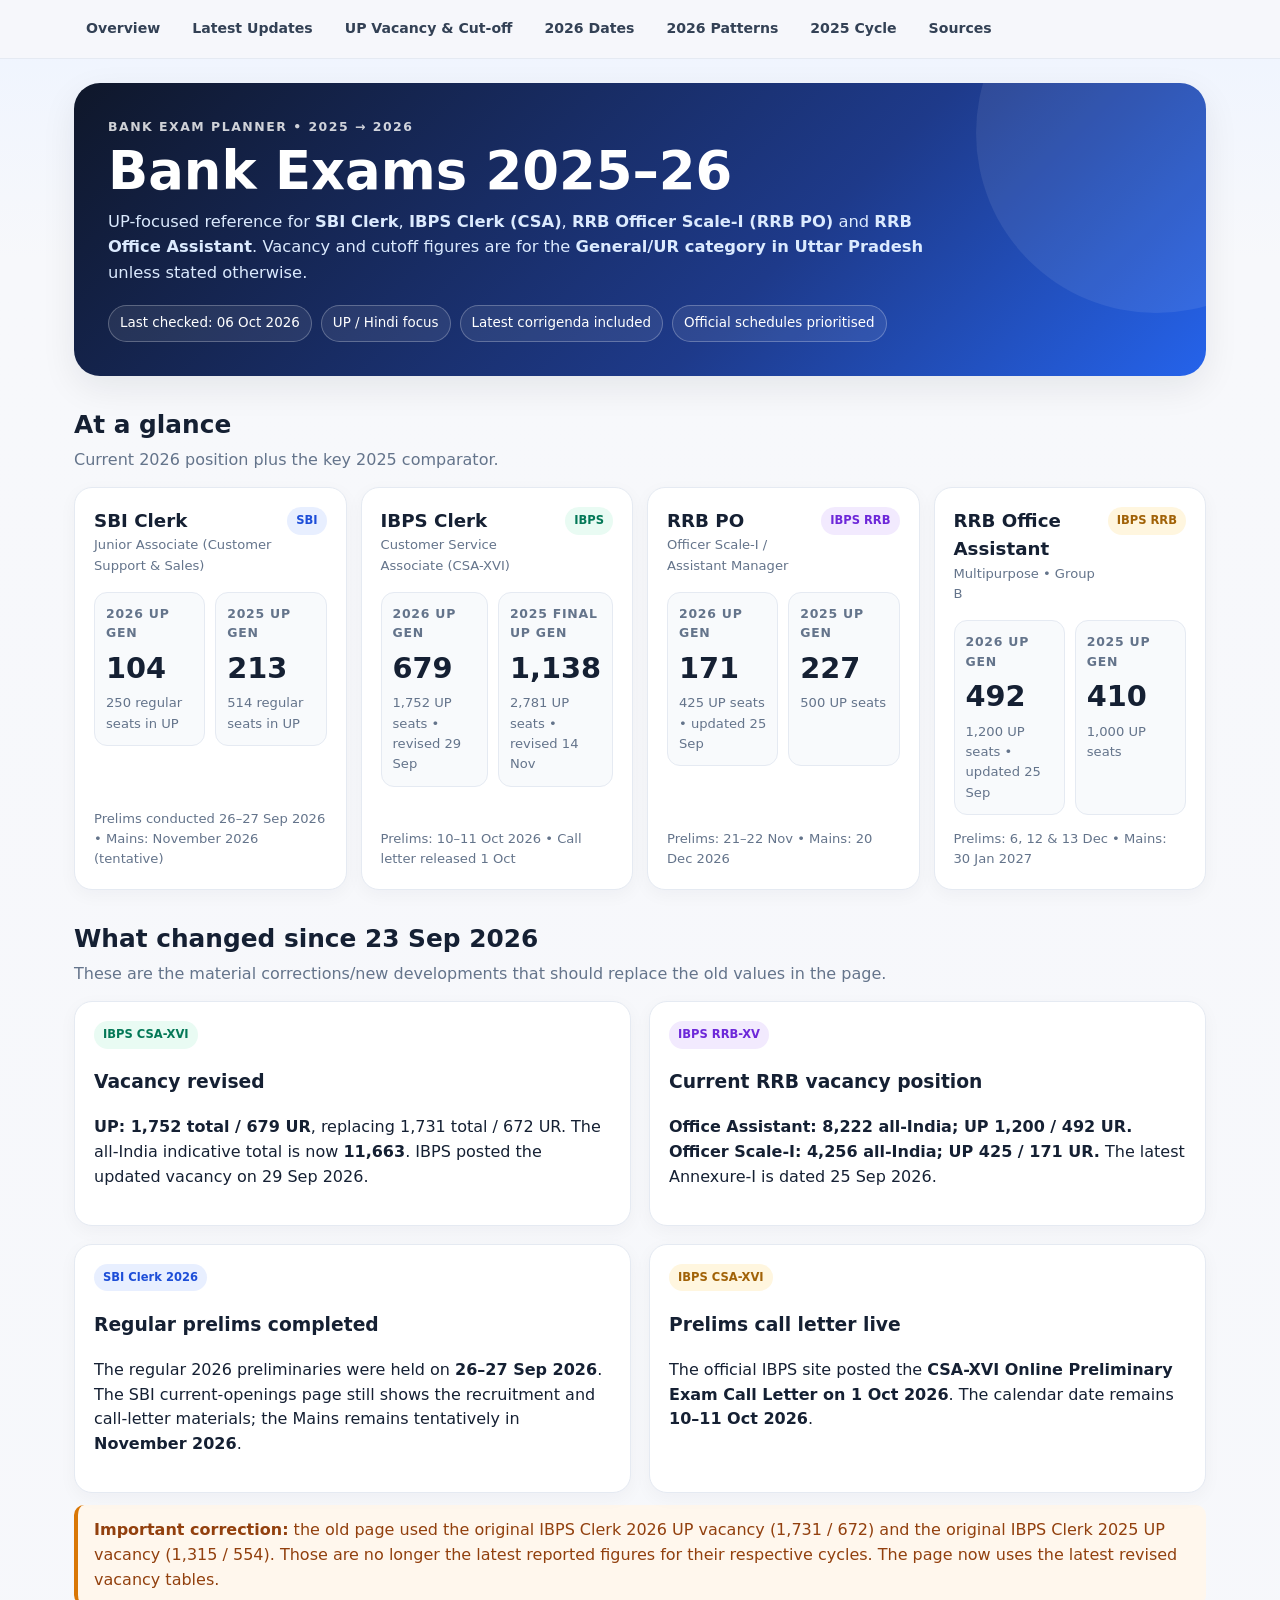
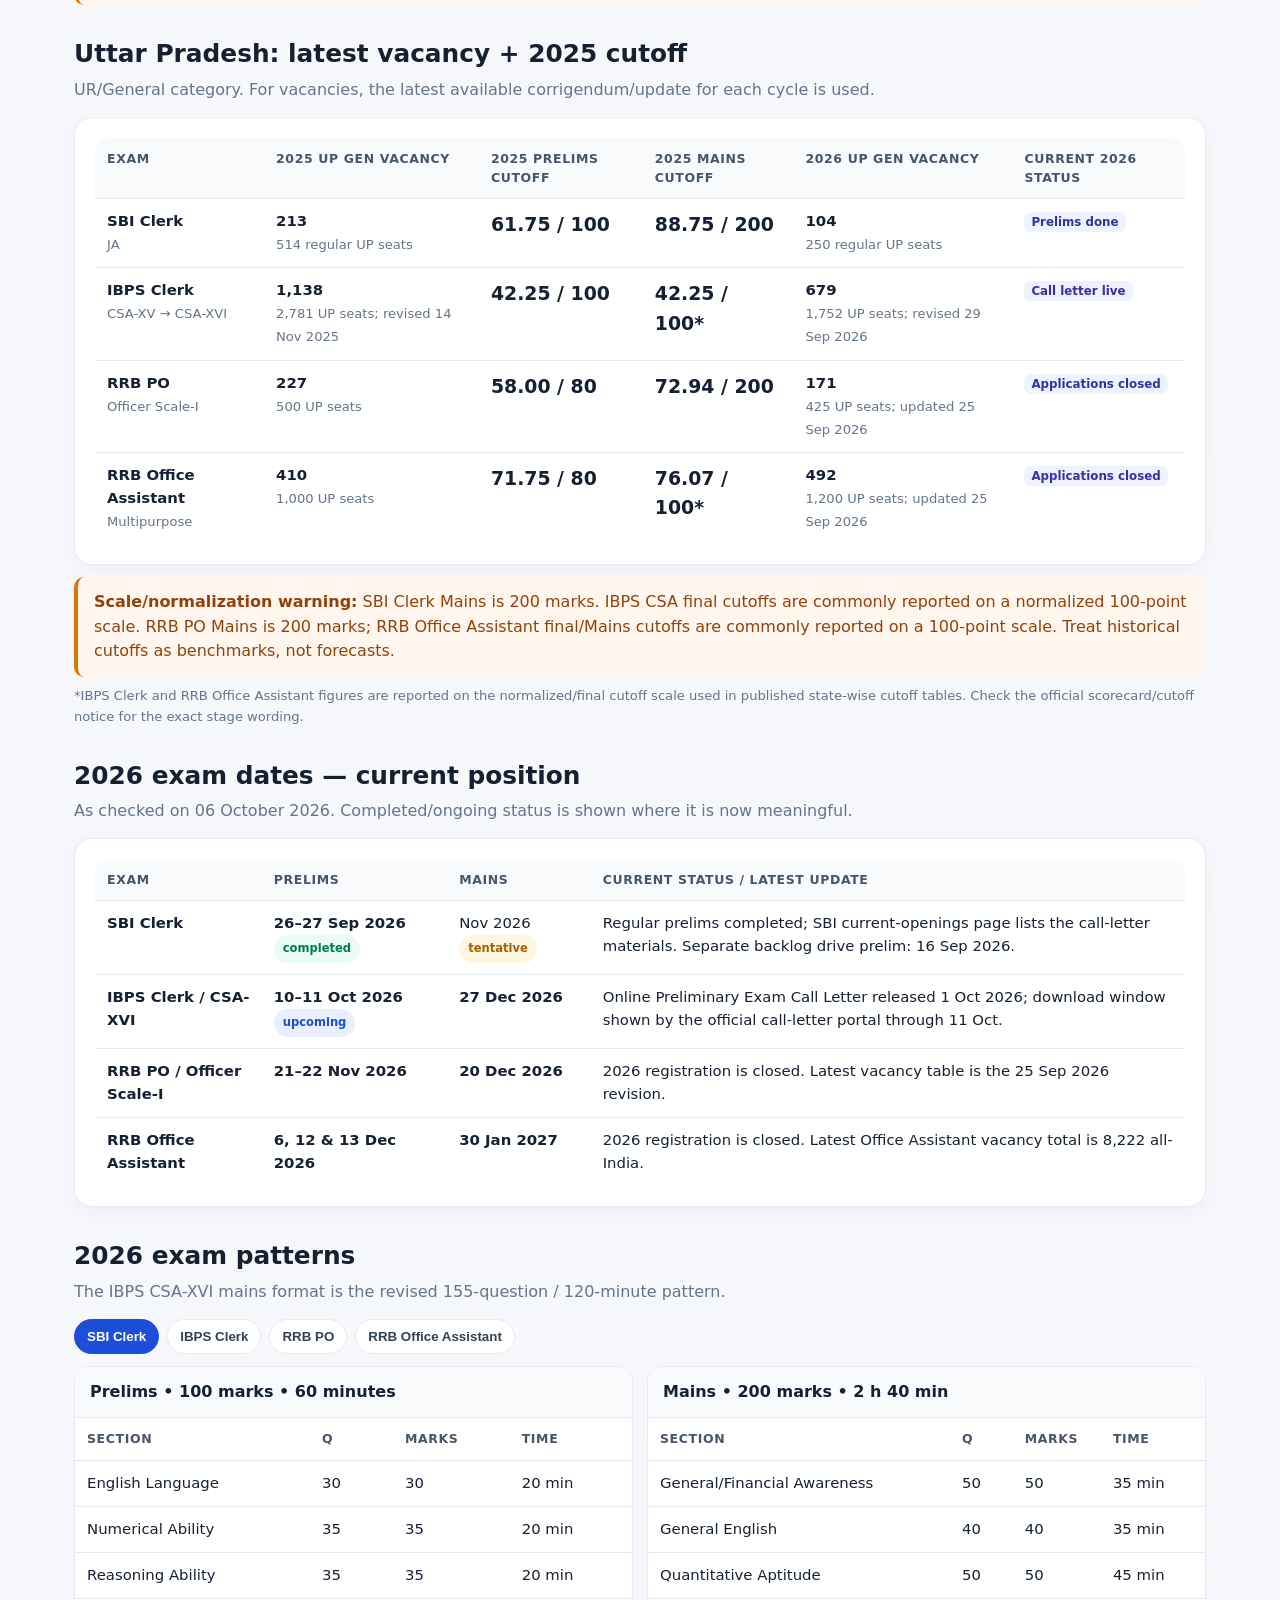
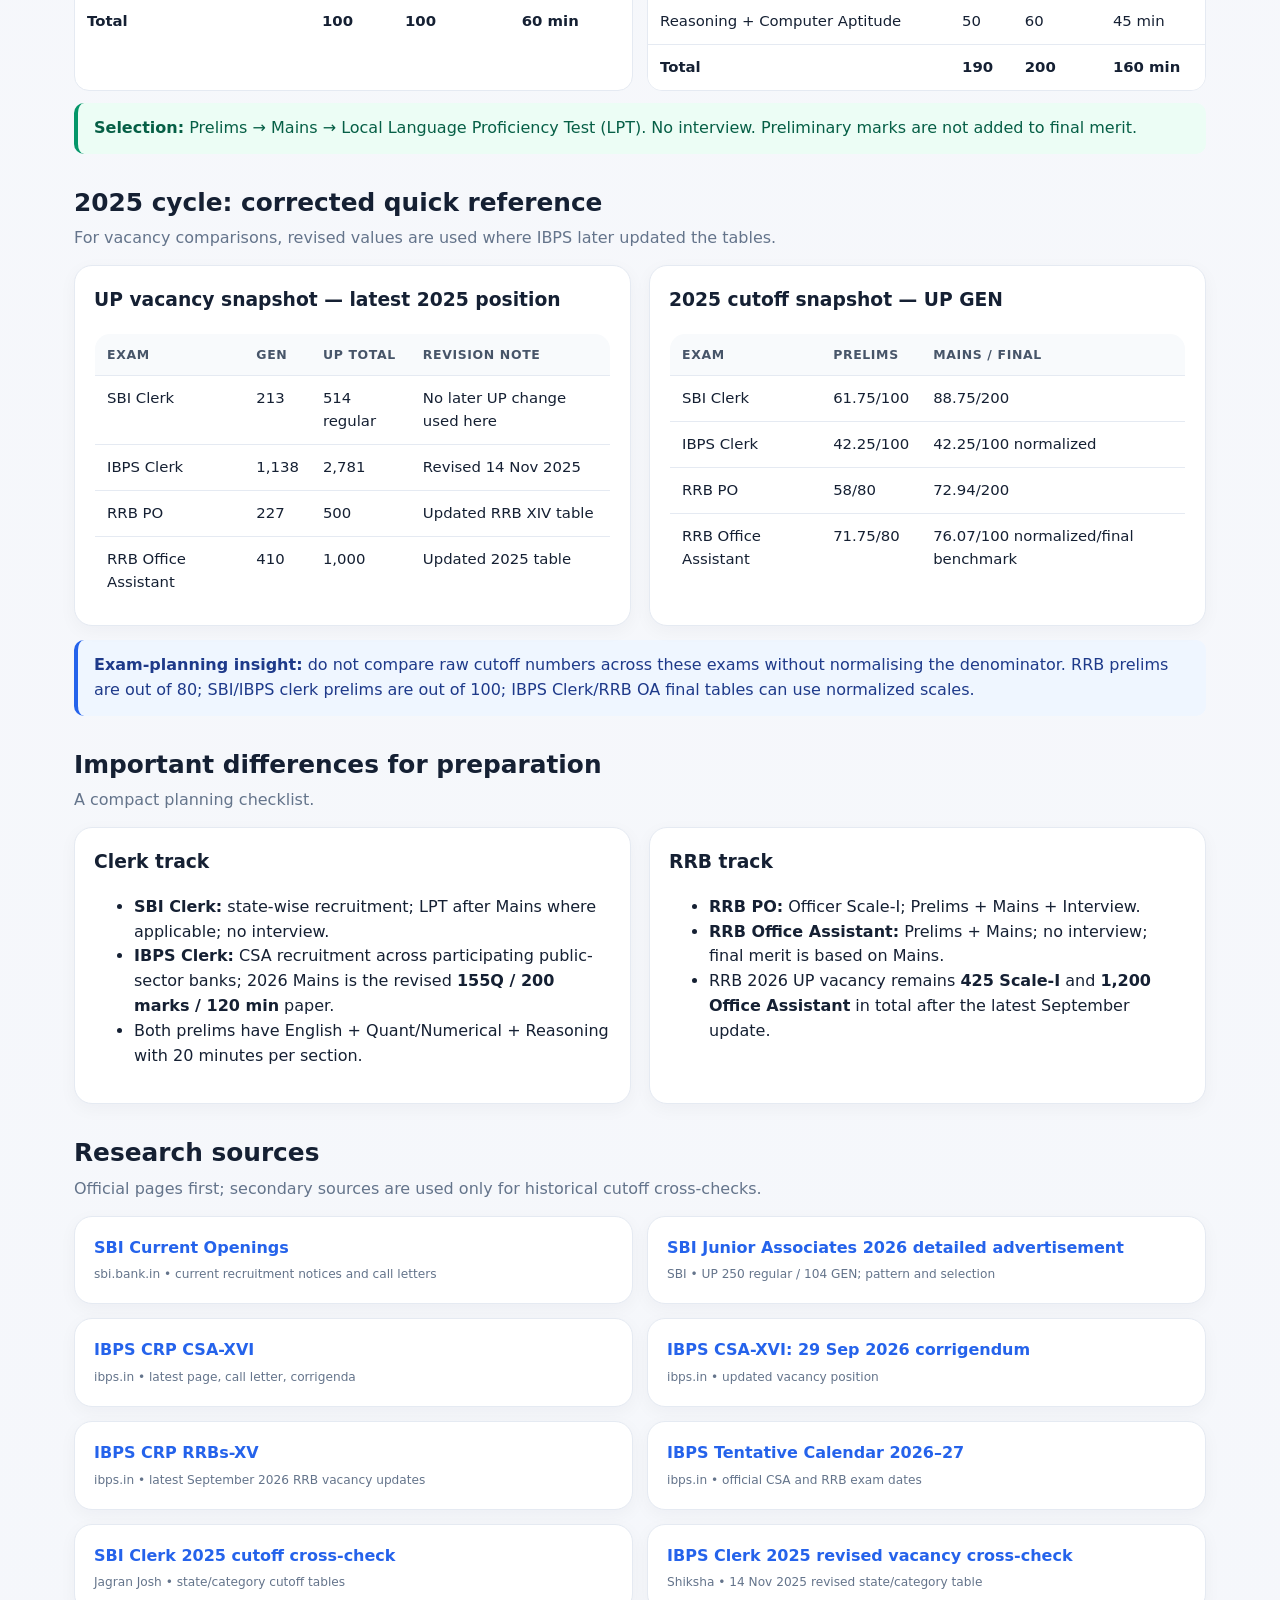
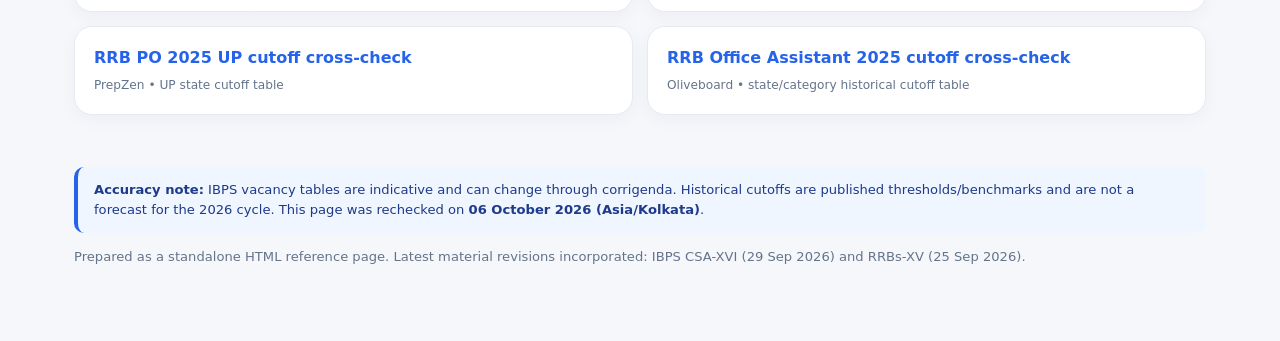
<file: index.html>
<!DOCTYPE html>
<html lang="en">
<head>
<meta charset="utf-8">
<meta name="viewport" content="width=device-width, initial-scale=1">
<meta name="color-scheme" content="light dark">
<title>Bank Exams 2025–26 | Uttar Pradesh Focus</title>
<style>
  :root{
    --bg:#f5f7fb; --panel:#ffffff; --ink:#152033; --muted:#64748b; --line:#e5eaf2;
    --blue:#2563eb; --green:#059669; --amber:#d97706; --purple:#7c3aed; --red:#dc2626;
    --shadow:0 12px 35px rgba(15,23,42,.08); --radius:18px; --max:1180px;
  }
  *{box-sizing:border-box}
  html{scroll-behavior:smooth}
  body{margin:0;font-family:Inter,ui-sans-serif,system-ui,-apple-system,BlinkMacSystemFont,"Segoe UI",sans-serif;
    background:linear-gradient(180deg,#eef4ff 0,#f7f8fb 260px,var(--bg) 100%);color:var(--ink);line-height:1.55}
  a{color:var(--blue);text-decoration:none} a:hover{text-decoration:underline}
  .wrap{max-width:var(--max);margin:auto;padding:24px}
  .hero{background:linear-gradient(135deg,#0f172a 0%,#1e3a8a 62%,#2563eb 100%);color:#fff;border-radius:26px;padding:34px;box-shadow:var(--shadow);overflow:hidden;position:relative}
  .hero:after{content:"";position:absolute;width:360px;height:360px;border-radius:50%;background:rgba(255,255,255,.08);right:-130px;top:-130px}
  .eyebrow{font-size:.78rem;text-transform:uppercase;letter-spacing:.12em;font-weight:800;opacity:.8}
  h1{margin:.35rem 0 .65rem;font-size:clamp(2rem,5vw,3.3rem);line-height:1.08}
  .hero p{max-width:850px;margin:0;color:#dbeafe;font-size:1.02rem}
  .chips{display:flex;flex-wrap:wrap;gap:9px;margin-top:20px}.chip{padding:7px 11px;border:1px solid rgba(255,255,255,.25);border-radius:999px;background:rgba(255,255,255,.08);font-size:.84rem}
  nav{position:sticky;top:0;z-index:50;background:rgba(247,248,251,.9);backdrop-filter:blur(12px);border-bottom:1px solid var(--line)}
  .navin{max-width:var(--max);margin:auto;padding:10px 24px;display:flex;gap:8px;overflow:auto}.navin a{white-space:nowrap;color:#334155;padding:8px 12px;border-radius:999px;font-weight:700;font-size:.88rem}.navin a:hover{background:#eaf0ff;text-decoration:none}
  section{margin:30px 0}.section-head{display:flex;align-items:end;justify-content:space-between;gap:16px;margin-bottom:14px}.section-head h2{font-size:1.55rem;margin:0}.sub{color:var(--muted);margin:4px 0 0}
  .grid{display:grid;grid-template-columns:repeat(4,1fr);gap:14px}.grid2{display:grid;grid-template-columns:repeat(2,1fr);gap:18px}
  .card{background:var(--panel);border:1px solid var(--line);border-radius:var(--radius);padding:19px;box-shadow:0 5px 18px rgba(15,23,42,.04)}
  .kpi{font-size:1.8rem;font-weight:900;margin:3px 0}.label{font-size:.78rem;color:var(--muted);text-transform:uppercase;letter-spacing:.06em;font-weight:800}.tiny{font-size:.82rem;color:var(--muted)}
  .exam-card{display:flex;flex-direction:column;min-height:255px}.exam-top{display:flex;align-items:flex-start;justify-content:space-between;gap:10px}.exam-name{font-weight:900;font-size:1.14rem}
  .badge{display:inline-flex;align-items:center;gap:6px;border-radius:999px;padding:5px 9px;font-size:.72rem;font-weight:800;white-space:nowrap}.b-blue{background:#e8efff;color:#1d4ed8}.b-green{background:#e9fbf3;color:#047857}.b-amber{background:#fff6df;color:#a16207}.b-purple{background:#f2eafe;color:#6d28d9}.b-red{background:#fee2e2;color:#b91c1c}
  .metrics{display:grid;grid-template-columns:1fr 1fr;gap:10px;margin-top:16px}.metric{background:#f8fafc;border:1px solid var(--line);border-radius:13px;padding:11px}
  table{width:100%;border-collapse:collapse;background:var(--panel);border:1px solid var(--line);border-radius:16px;overflow:hidden}th,td{padding:11px 12px;border-bottom:1px solid var(--line);text-align:left;vertical-align:top}th{font-size:.78rem;text-transform:uppercase;letter-spacing:.05em;color:#475569;background:#f8fafc}td{font-size:.93rem}tr:last-child td{border-bottom:0}
  .cutoff{font-weight:900;font-size:1.18rem}.pill{font-size:.74rem;padding:3px 7px;border-radius:7px;background:#eef2ff;color:#3730a3;font-weight:800}
  .note{border-left:4px solid var(--blue);background:#eff6ff;padding:13px 16px;border-radius:10px;color:#1e3a8a}.warn{border-left-color:var(--amber);background:#fff7ed;color:#92400e}.success{border-left-color:var(--green);background:#ecfdf5;color:#065f46}.danger{border-left-color:var(--red);background:#fef2f2;color:#991b1b}
  .tabs{display:flex;flex-wrap:wrap;gap:8px;margin-bottom:12px}.tab{border:1px solid var(--line);background:var(--panel);color:#334155;padding:9px 12px;border-radius:999px;font-weight:800;cursor:pointer}.tab.active{background:#1d4ed8;color:#fff;border-color:#1d4ed8}.tabpanel{display:none}.tabpanel.active{display:block}
  .pattern-grid{display:grid;grid-template-columns:repeat(2,1fr);gap:14px}.stage{border:1px solid var(--line);border-radius:15px;overflow:hidden;background:var(--panel)}.stage-head{padding:13px 15px;background:#f8fafc;font-weight:900;border-bottom:1px solid var(--line)}.stage-body{padding:0}.stage table{border:0;border-radius:0}.stage th{background:#fff}
  .sources{display:grid;grid-template-columns:repeat(2,1fr);gap:14px}.source a{font-weight:800}.source .domain{font-size:.76rem;color:var(--muted);margin-top:5px}
  footer{padding:22px 0 36px;color:var(--muted);font-size:.82rem}.legend{display:flex;flex-wrap:wrap;gap:9px;color:var(--muted);font-size:.8rem}.dot{width:8px;height:8px;border-radius:50%;display:inline-block;margin-right:5px}.d-blue{background:#2563eb}.d-green{background:#059669}.d-amber{background:#d97706}
  @media(max-width:980px){.grid{grid-template-columns:repeat(2,1fr)}.pattern-grid,.sources{grid-template-columns:1fr}}
  @media(max-width:650px){.wrap{padding:15px}.hero{padding:25px 20px;border-radius:20px}.grid,.grid2{grid-template-columns:1fr}h1{font-size:2rem}.navin{padding:9px 15px}th,td{padding:9px 8px;font-size:.83rem}.kpi{font-size:1.55rem}}
  @media(prefers-color-scheme:dark){:root{--bg:#0b1220;--panel:#101827;--ink:#e5e7eb;--muted:#94a3b8;--line:#243145;--shadow:0 12px 35px rgba(0,0,0,.25)}body{background:linear-gradient(180deg,#0e1b38 0,#0b1220 280px)}nav{background:rgba(11,18,32,.88)}.navin a{color:#cbd5e1}.navin a:hover{background:#17233b}th{background:#111c2d;color:#b8c4d5}.metric{background:#0d1625}.stage-head{background:#111c2d}.stage th{background:#101827}.note{background:#0b203c;color:#bfdbfe}.warn{background:#261a08;color:#fed7aa}.success{background:#09251c;color:#a7f3d0}.danger{background:#2a0f12;color:#fecaca}.tab{color:#dbeafe}}
  @media print{nav,.tabs{display:none!important}.hero{box-shadow:none}.card,table{box-shadow:none}body{background:#fff}.wrap{max-width:none}}
</style>
</head>
<body>
<nav><div class="navin">
  <a href="#overview">Overview</a><a href="#updates">Latest Updates</a><a href="#up">UP Vacancy & Cut-off</a><a href="#dates">2026 Dates</a><a href="#patterns">2026 Patterns</a><a href="#cycle25">2025 Cycle</a><a href="#sources">Sources</a>
</div></nav>

<div class="wrap">
<header class="hero">
  <div class="eyebrow">Bank Exam Planner • 2025 → 2026</div>
  <h1>Bank Exams 2025–26</h1>
  <p>UP-focused reference for <b>SBI Clerk</b>, <b>IBPS Clerk (CSA)</b>, <b>RRB Officer Scale-I (RRB PO)</b> and <b>RRB Office Assistant</b>. Vacancy and cutoff figures are for the <b>General/UR category in Uttar Pradesh</b> unless stated otherwise.</p>
  <div class="chips">
    <span class="chip">Last checked: 06 Oct 2026</span>
    <span class="chip">UP / Hindi focus</span>
    <span class="chip">Latest corrigenda included</span>
    <span class="chip">Official schedules prioritised</span>
  </div>
</header>

<section id="overview">
  <div class="section-head"><div><h2>At a glance</h2><p class="sub">Current 2026 position plus the key 2025 comparator.</p></div></div>
  <div class="grid">
    <div class="card exam-card">
      <div class="exam-top"><div><div class="exam-name">SBI Clerk</div><div class="tiny">Junior Associate (Customer Support & Sales)</div></div><span class="badge b-blue">SBI</span></div>
      <div class="metrics">
        <div class="metric"><div class="label">2026 UP GEN</div><div class="kpi">104</div><div class="tiny">250 regular seats in UP</div></div>
        <div class="metric"><div class="label">2025 UP GEN</div><div class="kpi">213</div><div class="tiny">514 regular seats in UP</div></div>
      </div>
      <div class="tiny" style="margin-top:auto;padding-top:14px">Prelims conducted 26–27 Sep 2026 • Mains: November 2026 (tentative)</div>
    </div>
    <div class="card exam-card">
      <div class="exam-top"><div><div class="exam-name">IBPS Clerk</div><div class="tiny">Customer Service Associate (CSA-XVI)</div></div><span class="badge b-green">IBPS</span></div>
      <div class="metrics">
        <div class="metric"><div class="label">2026 UP GEN</div><div class="kpi">679</div><div class="tiny">1,752 UP seats • revised 29 Sep</div></div>
        <div class="metric"><div class="label">2025 FINAL UP GEN</div><div class="kpi">1,138</div><div class="tiny">2,781 UP seats • revised 14 Nov</div></div>
      </div>
      <div class="tiny" style="margin-top:auto;padding-top:14px">Prelims: 10–11 Oct 2026 • Call letter released 1 Oct</div>
    </div>
    <div class="card exam-card">
      <div class="exam-top"><div><div class="exam-name">RRB PO</div><div class="tiny">Officer Scale-I / Assistant Manager</div></div><span class="badge b-purple">IBPS RRB</span></div>
      <div class="metrics">
        <div class="metric"><div class="label">2026 UP GEN</div><div class="kpi">171</div><div class="tiny">425 UP seats • updated 25 Sep</div></div>
        <div class="metric"><div class="label">2025 UP GEN</div><div class="kpi">227</div><div class="tiny">500 UP seats</div></div>
      </div>
      <div class="tiny" style="margin-top:auto;padding-top:14px">Prelims: 21–22 Nov • Mains: 20 Dec 2026</div>
    </div>
    <div class="card exam-card">
      <div class="exam-top"><div><div class="exam-name">RRB Office Assistant</div><div class="tiny">Multipurpose • Group B</div></div><span class="badge b-amber">IBPS RRB</span></div>
      <div class="metrics">
        <div class="metric"><div class="label">2026 UP GEN</div><div class="kpi">492</div><div class="tiny">1,200 UP seats • updated 25 Sep</div></div>
        <div class="metric"><div class="label">2025 UP GEN</div><div class="kpi">410</div><div class="tiny">1,000 UP seats</div></div>
      </div>
      <div class="tiny" style="margin-top:auto;padding-top:14px">Prelims: 6, 12 & 13 Dec • Mains: 30 Jan 2027</div>
    </div>
  </div>
</section>

<section id="updates">
  <div class="section-head"><div><h2>What changed since 23 Sep 2026</h2><p class="sub">These are the material corrections/new developments that should replace the old values in the page.</p></div></div>
  <div class="grid2">
    <div class="card"><div class="badge b-green">IBPS CSA-XVI</div><h3>Vacancy revised</h3><p><b>UP: 1,752 total / 679 UR</b>, replacing 1,731 total / 672 UR. The all-India indicative total is now <b>11,663</b>. IBPS posted the updated vacancy on 29 Sep 2026.</p></div>
    <div class="card"><div class="badge b-purple">IBPS RRB-XV</div><h3>Current RRB vacancy position</h3><p><b>Office Assistant: 8,222 all-India; UP 1,200 / 492 UR.</b> <b>Officer Scale-I: 4,256 all-India; UP 425 / 171 UR.</b> The latest Annexure-I is dated 25 Sep 2026.</p></div>
    <div class="card"><div class="badge b-blue">SBI Clerk 2026</div><h3>Regular prelims completed</h3><p>The regular 2026 preliminaries were held on <b>26–27 Sep 2026</b>. The SBI current-openings page still shows the recruitment and call-letter materials; the Mains remains tentatively in <b>November 2026</b>.</p></div>
    <div class="card"><div class="badge b-amber">IBPS CSA-XVI</div><h3>Prelims call letter live</h3><p>The official IBPS site posted the <b>CSA-XVI Online Preliminary Exam Call Letter on 1 Oct 2026</b>. The calendar date remains <b>10–11 Oct 2026</b>.</p></div>
  </div>
  <div class="note warn" style="margin-top:12px"><b>Important correction:</b> the old page used the original IBPS Clerk 2026 UP vacancy (1,731 / 672) and the original IBPS Clerk 2025 UP vacancy (1,315 / 554). Those are no longer the latest reported figures for their respective cycles. The page now uses the latest revised vacancy tables.</div>
</section>

<section id="up">
  <div class="section-head"><div><h2>Uttar Pradesh: latest vacancy + 2025 cutoff</h2><p class="sub">UR/General category. For vacancies, the latest available corrigendum/update for each cycle is used.</p></div></div>
  <div class="card" style="overflow:auto">
    <table>
      <thead><tr><th>Exam</th><th>2025 UP GEN vacancy</th><th>2025 Prelims cutoff</th><th>2025 Mains cutoff</th><th>2026 UP GEN vacancy</th><th>Current 2026 status</th></tr></thead>
      <tbody>
        <tr><td><b>SBI Clerk</b><br><span class="tiny">JA</span></td><td><b>213</b><br><span class="tiny">514 regular UP seats</span></td><td><span class="cutoff">61.75 / 100</span></td><td><span class="cutoff">88.75 / 200</span></td><td><b>104</b><br><span class="tiny">250 regular UP seats</span></td><td><span class="pill">Prelims done</span></td></tr>
        <tr><td><b>IBPS Clerk</b><br><span class="tiny">CSA-XV → CSA-XVI</span></td><td><b>1,138</b><br><span class="tiny">2,781 UP seats; revised 14 Nov 2025</span></td><td><span class="cutoff">42.25 / 100</span></td><td><span class="cutoff">42.25 / 100*</span></td><td><b>679</b><br><span class="tiny">1,752 UP seats; revised 29 Sep 2026</span></td><td><span class="pill">Call letter live</span></td></tr>
        <tr><td><b>RRB PO</b><br><span class="tiny">Officer Scale-I</span></td><td><b>227</b><br><span class="tiny">500 UP seats</span></td><td><span class="cutoff">58.00 / 80</span></td><td><span class="cutoff">72.94 / 200</span></td><td><b>171</b><br><span class="tiny">425 UP seats; updated 25 Sep 2026</span></td><td><span class="pill">Applications closed</span></td></tr>
        <tr><td><b>RRB Office Assistant</b><br><span class="tiny">Multipurpose</span></td><td><b>410</b><br><span class="tiny">1,000 UP seats</span></td><td><span class="cutoff">71.75 / 80</span></td><td><span class="cutoff">76.07 / 100*</span></td><td><b>492</b><br><span class="tiny">1,200 UP seats; updated 25 Sep 2026</span></td><td><span class="pill">Applications closed</span></td></tr>
      </tbody>
    </table>
  </div>
  <div class="note warn" style="margin-top:12px"><b>Scale/normalization warning:</b> SBI Clerk Mains is 200 marks. IBPS CSA final cutoffs are commonly reported on a normalized 100-point scale. RRB PO Mains is 200 marks; RRB Office Assistant final/Mains cutoffs are commonly reported on a 100-point scale. Treat historical cutoffs as benchmarks, not forecasts.</div>
  <div class="tiny" style="margin-top:9px">*IBPS Clerk and RRB Office Assistant figures are reported on the normalized/final cutoff scale used in published state-wise cutoff tables. Check the official scorecard/cutoff notice for the exact stage wording.</div>
</section>

<section id="dates">
  <div class="section-head"><div><h2>2026 exam dates — current position</h2><p class="sub">As checked on 06 October 2026. Completed/ongoing status is shown where it is now meaningful.</p></div></div>
  <div class="card" style="overflow:auto">
    <table>
      <thead><tr><th>Exam</th><th>Prelims</th><th>Mains</th><th>Current status / latest update</th></tr></thead>
      <tbody>
        <tr><td><b>SBI Clerk</b></td><td><b>26–27 Sep 2026</b> <span class="badge b-green">completed</span></td><td>Nov 2026 <span class="badge b-amber">tentative</span></td><td>Regular prelims completed; SBI current-openings page lists the call-letter materials. Separate backlog drive prelim: 16 Sep 2026.</td></tr>
        <tr><td><b>IBPS Clerk / CSA-XVI</b></td><td><b>10–11 Oct 2026</b> <span class="badge b-blue">upcoming</span></td><td><b>27 Dec 2026</b></td><td>Online Preliminary Exam Call Letter released 1 Oct 2026; download window shown by the official call-letter portal through 11 Oct.</td></tr>
        <tr><td><b>RRB PO / Officer Scale-I</b></td><td><b>21–22 Nov 2026</b></td><td><b>20 Dec 2026</b></td><td>2026 registration is closed. Latest vacancy table is the 25 Sep 2026 revision.</td></tr>
        <tr><td><b>RRB Office Assistant</b></td><td><b>6, 12 & 13 Dec 2026</b></td><td><b>30 Jan 2027</b></td><td>2026 registration is closed. Latest Office Assistant vacancy total is 8,222 all-India.</td></tr>
      </tbody>
    </table>
  </div>
</section>

<section id="patterns">
  <div class="section-head"><div><h2>2026 exam patterns</h2><p class="sub">The IBPS CSA-XVI mains format is the revised 155-question / 120-minute pattern.</p></div></div>
  <div class="tabs" role="tablist">
    <button class="tab active" data-tab="sbi">SBI Clerk</button><button class="tab" data-tab="ibps">IBPS Clerk</button><button class="tab" data-tab="rrbpo">RRB PO</button><button class="tab" data-tab="rrboa">RRB Office Assistant</button>
  </div>

  <div class="tabpanel active" id="tab-sbi"><div class="pattern-grid">
    <div class="stage"><div class="stage-head">Prelims • 100 marks • 60 minutes</div><div class="stage-body"><table><tr><th>Section</th><th>Q</th><th>Marks</th><th>Time</th></tr><tr><td>English Language</td><td>30</td><td>30</td><td>20 min</td></tr><tr><td>Numerical Ability</td><td>35</td><td>35</td><td>20 min</td></tr><tr><td>Reasoning Ability</td><td>35</td><td>35</td><td>20 min</td></tr><tr><td><b>Total</b></td><td><b>100</b></td><td><b>100</b></td><td><b>60 min</b></td></tr></table></div></div>
    <div class="stage"><div class="stage-head">Mains • 200 marks • 2 h 40 min</div><div class="stage-body"><table><tr><th>Section</th><th>Q</th><th>Marks</th><th>Time</th></tr><tr><td>General/Financial Awareness</td><td>50</td><td>50</td><td>35 min</td></tr><tr><td>General English</td><td>40</td><td>40</td><td>35 min</td></tr><tr><td>Quantitative Aptitude</td><td>50</td><td>50</td><td>45 min</td></tr><tr><td>Reasoning + Computer Aptitude</td><td>50</td><td>60</td><td>45 min</td></tr><tr><td><b>Total</b></td><td><b>190</b></td><td><b>200</b></td><td><b>160 min</b></td></tr></table></div></div>
  </div><div class="note success" style="margin-top:12px"><b>Selection:</b> Prelims → Mains → Local Language Proficiency Test (LPT). No interview. Preliminary marks are not added to final merit.</div></div>

  <div class="tabpanel" id="tab-ibps"><div class="pattern-grid">
    <div class="stage"><div class="stage-head">Prelims • 100 marks • 60 minutes</div><div class="stage-body"><table><tr><th>Section</th><th>Q</th><th>Marks</th><th>Time</th></tr><tr><td>English Language</td><td>30</td><td>30</td><td>20 min</td></tr><tr><td>Numerical Ability</td><td>35</td><td>35</td><td>20 min</td></tr><tr><td>Reasoning Ability</td><td>35</td><td>35</td><td>20 min</td></tr><tr><td><b>Total</b></td><td><b>100</b></td><td><b>100</b></td><td><b>60 min</b></td></tr></table></div></div>
    <div class="stage"><div class="stage-head">Mains • 200 marks • 120 minutes • 155 questions</div><div class="stage-body"><table><tr><th>Section</th><th>Q</th><th>Marks</th><th>Time</th></tr><tr><td>Reasoning Ability + Computer Aptitude</td><td>40</td><td>60</td><td>35 min</td></tr><tr><td>English Language</td><td>40</td><td>40</td><td>35 min</td></tr><tr><td>Quantitative Aptitude</td><td>35</td><td>50</td><td>30 min</td></tr><tr><td>General/Financial Awareness</td><td>40</td><td>50</td><td>20 min</td></tr><tr><td><b>Total</b></td><td><b>155</b></td><td><b>200</b></td><td><b>120 min</b></td></tr></table></div></div>
  </div><div class="note success" style="margin-top:12px"><b>Selection:</b> Prelims → Mains → provisional allotment/LLPT where applicable. No interview for CSA.</div></div>

  <div class="tabpanel" id="tab-rrbpo"><div class="pattern-grid">
    <div class="stage"><div class="stage-head">Prelims • 80 marks • 45 minutes</div><div class="stage-body"><table><tr><th>Section</th><th>Q</th><th>Marks</th><th>Time</th></tr><tr><td>Reasoning</td><td>40</td><td>40</td><td>25 min</td></tr><tr><td>Quantitative Aptitude</td><td>40</td><td>40</td><td>20 min</td></tr><tr><td><b>Total</b></td><td><b>80</b></td><td><b>80</b></td><td><b>45 min</b></td></tr></table></div></div>
    <div class="stage"><div class="stage-head">Mains • 200 marks • 120 minutes</div><div class="stage-body"><table><tr><th>Section</th><th>Q</th><th>Marks</th></tr><tr><td>Reasoning</td><td>40</td><td>50</td></tr><tr><td>Computer Knowledge</td><td>40</td><td>20</td></tr><tr><td>General Awareness</td><td>40</td><td>40</td></tr><tr><td>English <i>or</i> Hindi Language</td><td>40</td><td>40</td></tr><tr><td>Quantitative Aptitude</td><td>40</td><td>50</td></tr><tr><td><b>Total</b></td><td><b>200</b></td><td><b>200</b></td></tr></table></div></div>
  </div><div class="note warn" style="margin-top:12px"><b>Selection:</b> Prelims → Mains → Common Interview → provisional allotment. Final merit follows the prescribed Mains + Interview weighting.</div></div>

  <div class="tabpanel" id="tab-rrboa"><div class="pattern-grid">
    <div class="stage"><div class="stage-head">Prelims • 80 marks • 45 minutes</div><div class="stage-body"><table><tr><th>Section</th><th>Q</th><th>Marks</th><th>Time</th></tr><tr><td>Reasoning</td><td>40</td><td>40</td><td>25 min</td></tr><tr><td>Numerical Ability</td><td>40</td><td>40</td><td>20 min</td></tr><tr><td><b>Total</b></td><td><b>80</b></td><td><b>80</b></td><td><b>45 min</b></td></tr></table></div></div>
    <div class="stage"><div class="stage-head">Mains • 200 marks • 120 minutes</div><div class="stage-body"><table><tr><th>Section</th><th>Q</th><th>Marks</th><th>Time</th></tr><tr><td>Reasoning</td><td>40</td><td>50</td><td>30 min</td></tr><tr><td>Computer Knowledge</td><td>40</td><td>20</td><td>15 min</td></tr><tr><td>General Awareness</td><td>40</td><td>40</td><td>15 min</td></tr><tr><td>English <i>or</i> Hindi Language</td><td>40</td><td>40</td><td>30 min</td></tr><tr><td>Numerical Ability</td><td>40</td><td>50</td><td>30 min</td></tr><tr><td><b>Total</b></td><td><b>200</b></td><td><b>200</b></td><td><b>120 min</b></td></tr></table></div></div>
  </div><div class="note success" style="margin-top:12px"><b>Selection:</b> Prelims → Mains → provisional allotment. No interview; final merit is based on Mains.</div></div>
</section>

<section id="cycle25">
  <div class="section-head"><div><h2>2025 cycle: corrected quick reference</h2><p class="sub">For vacancy comparisons, revised values are used where IBPS later updated the tables.</p></div></div>
  <div class="grid2">
    <div class="card"><h3 style="margin-top:0">UP vacancy snapshot — latest 2025 position</h3><table><tr><th>Exam</th><th>GEN</th><th>UP total</th><th>Revision note</th></tr>
      <tr><td>SBI Clerk</td><td>213</td><td>514 regular</td><td>No later UP change used here</td></tr>
      <tr><td>IBPS Clerk</td><td>1,138</td><td>2,781</td><td>Revised 14 Nov 2025</td></tr>
      <tr><td>RRB PO</td><td>227</td><td>500</td><td>Updated RRB XIV table</td></tr>
      <tr><td>RRB Office Assistant</td><td>410</td><td>1,000</td><td>Updated 2025 table</td></tr>
    </table></div>
    <div class="card"><h3 style="margin-top:0">2025 cutoff snapshot — UP GEN</h3><table><tr><th>Exam</th><th>Prelims</th><th>Mains / final</th></tr>
      <tr><td>SBI Clerk</td><td>61.75/100</td><td>88.75/200</td></tr>
      <tr><td>IBPS Clerk</td><td>42.25/100</td><td>42.25/100 normalized</td></tr>
      <tr><td>RRB PO</td><td>58/80</td><td>72.94/200</td></tr>
      <tr><td>RRB Office Assistant</td><td>71.75/80</td><td>76.07/100 normalized/final benchmark</td></tr>
    </table></div>
  </div>
  <div class="note" style="margin-top:14px"><b>Exam-planning insight:</b> do not compare raw cutoff numbers across these exams without normalising the denominator. RRB prelims are out of 80; SBI/IBPS clerk prelims are out of 100; IBPS Clerk/RRB OA final tables can use normalized scales.</div>
</section>

<section>
  <div class="section-head"><div><h2>Important differences for preparation</h2><p class="sub">A compact planning checklist.</p></div></div>
  <div class="grid2">
    <div class="card"><h3 style="margin-top:0">Clerk track</h3><ul>
      <li><b>SBI Clerk:</b> state-wise recruitment; LPT after Mains where applicable; no interview.</li>
      <li><b>IBPS Clerk:</b> CSA recruitment across participating public-sector banks; 2026 Mains is the revised <b>155Q / 200 marks / 120 min</b> paper.</li>
      <li>Both prelims have English + Quant/Numerical + Reasoning with 20 minutes per section.</li>
    </ul></div>
    <div class="card"><h3 style="margin-top:0">RRB track</h3><ul>
      <li><b>RRB PO:</b> Officer Scale-I; Prelims + Mains + Interview.</li>
      <li><b>RRB Office Assistant:</b> Prelims + Mains; no interview; final merit is based on Mains.</li>
      <li>RRB 2026 UP vacancy remains <b>425 Scale-I</b> and <b>1,200 Office Assistant</b> in total after the latest September update.</li>
    </ul></div>
  </div>
</section>

<section id="sources">
  <div class="section-head"><div><h2>Research sources</h2><p class="sub">Official pages first; secondary sources are used only for historical cutoff cross-checks.</p></div></div>
  <div class="sources">
    <div class="card source"><a href="https://sbi.bank.in/web/careers/current-openings" target="_blank" rel="noopener">SBI Current Openings</a><div class="domain">sbi.bank.in • current recruitment notices and call letters</div></div>
    <div class="card source"><a href="https://sbi.bank.in/webfiles/uploads/files_2627/08/JA_2026_Detailed_Advt_Eng.pdf" target="_blank" rel="noopener">SBI Junior Associates 2026 detailed advertisement</a><div class="domain">SBI • UP 250 regular / 104 GEN; pattern and selection</div></div>
    <div class="card source"><a href="https://www.ibps.in/index.php/clerical-cadre-xvi/" target="_blank" rel="noopener">IBPS CRP CSA-XVI</a><div class="domain">ibps.in • latest page, call letter, corrigenda</div></div>
    <div class="card source"><a href="https://www.ibps.in/index.php/corrigendum-dated-29-09-2026-in-connection-with-crp-csa-xvi/" target="_blank" rel="noopener">IBPS CSA-XVI: 29 Sep 2026 corrigendum</a><div class="domain">ibps.in • updated vacancy position</div></div>
    <div class="card source"><a href="https://www.ibps.in/index.php/rural-bank-xv/" target="_blank" rel="noopener">IBPS CRP RRBs-XV</a><div class="domain">ibps.in • latest September 2026 RRB vacancy updates</div></div>
    <div class="card source"><a href="https://www.ibps.in/wp-content/uploads/IBPS_CALENDAR_2026-27_final.pdf" target="_blank" rel="noopener">IBPS Tentative Calendar 2026–27</a><div class="domain">ibps.in • official CSA and RRB exam dates</div></div>
    <div class="card source"><a href="https://orgusjosh3091.jagranjosh.com/articles/sbi-clerk-cut-off-2026-check-previous-year-state-wise-and-category-wise-cut-off-marks-here-1800015234-1" target="_blank" rel="noopener">SBI Clerk 2025 cutoff cross-check</a><div class="domain">Jagran Josh • state/category cutoff tables</div></div>
    <div class="card source"><a href="https://www.shiksha.com/news/sarkari-exams-ibps-clerk-vacancies-2025-revised-check-details-here-blogId-213690" target="_blank" rel="noopener">IBPS Clerk 2025 revised vacancy cross-check</a><div class="domain">Shiksha • 14 Nov 2025 revised state/category table</div></div>
    <div class="card source"><a href="https://prepzen.in/cut-off/ibps-rrb-po/uttar-pradesh/" target="_blank" rel="noopener">RRB PO 2025 UP cutoff cross-check</a><div class="domain">PrepZen • UP state cutoff table</div></div>
    <div class="card source"><a href="https://www.oliveboard.in/ibps-rrb-clerk-cut-off/" target="_blank" rel="noopener">RRB Office Assistant 2025 cutoff cross-check</a><div class="domain">Oliveboard • state/category historical cutoff table</div></div>
  </div>
</section>

<footer>
  <div class="note"><b>Accuracy note:</b> IBPS vacancy tables are indicative and can change through corrigenda. Historical cutoffs are published thresholds/benchmarks and are not a forecast for the 2026 cycle. This page was rechecked on <b>06 October 2026 (Asia/Kolkata)</b>.</div>
  <p style="margin-top:14px">Prepared as a standalone HTML reference page. Latest material revisions incorporated: IBPS CSA-XVI (29 Sep 2026) and RRBs-XV (25 Sep 2026).</p>
</footer>
</div>

<script>
  document.querySelectorAll('.tab').forEach(btn=>{
    btn.addEventListener('click',()=>{
      document.querySelectorAll('.tab').forEach(b=>b.classList.remove('active'));
      document.querySelectorAll('.tabpanel').forEach(p=>p.classList.remove('active'));
      btn.classList.add('active');
      document.getElementById('tab-'+btn.dataset.tab).classList.add('active');
    });
  });
</script>
</body>
</html>
</file>
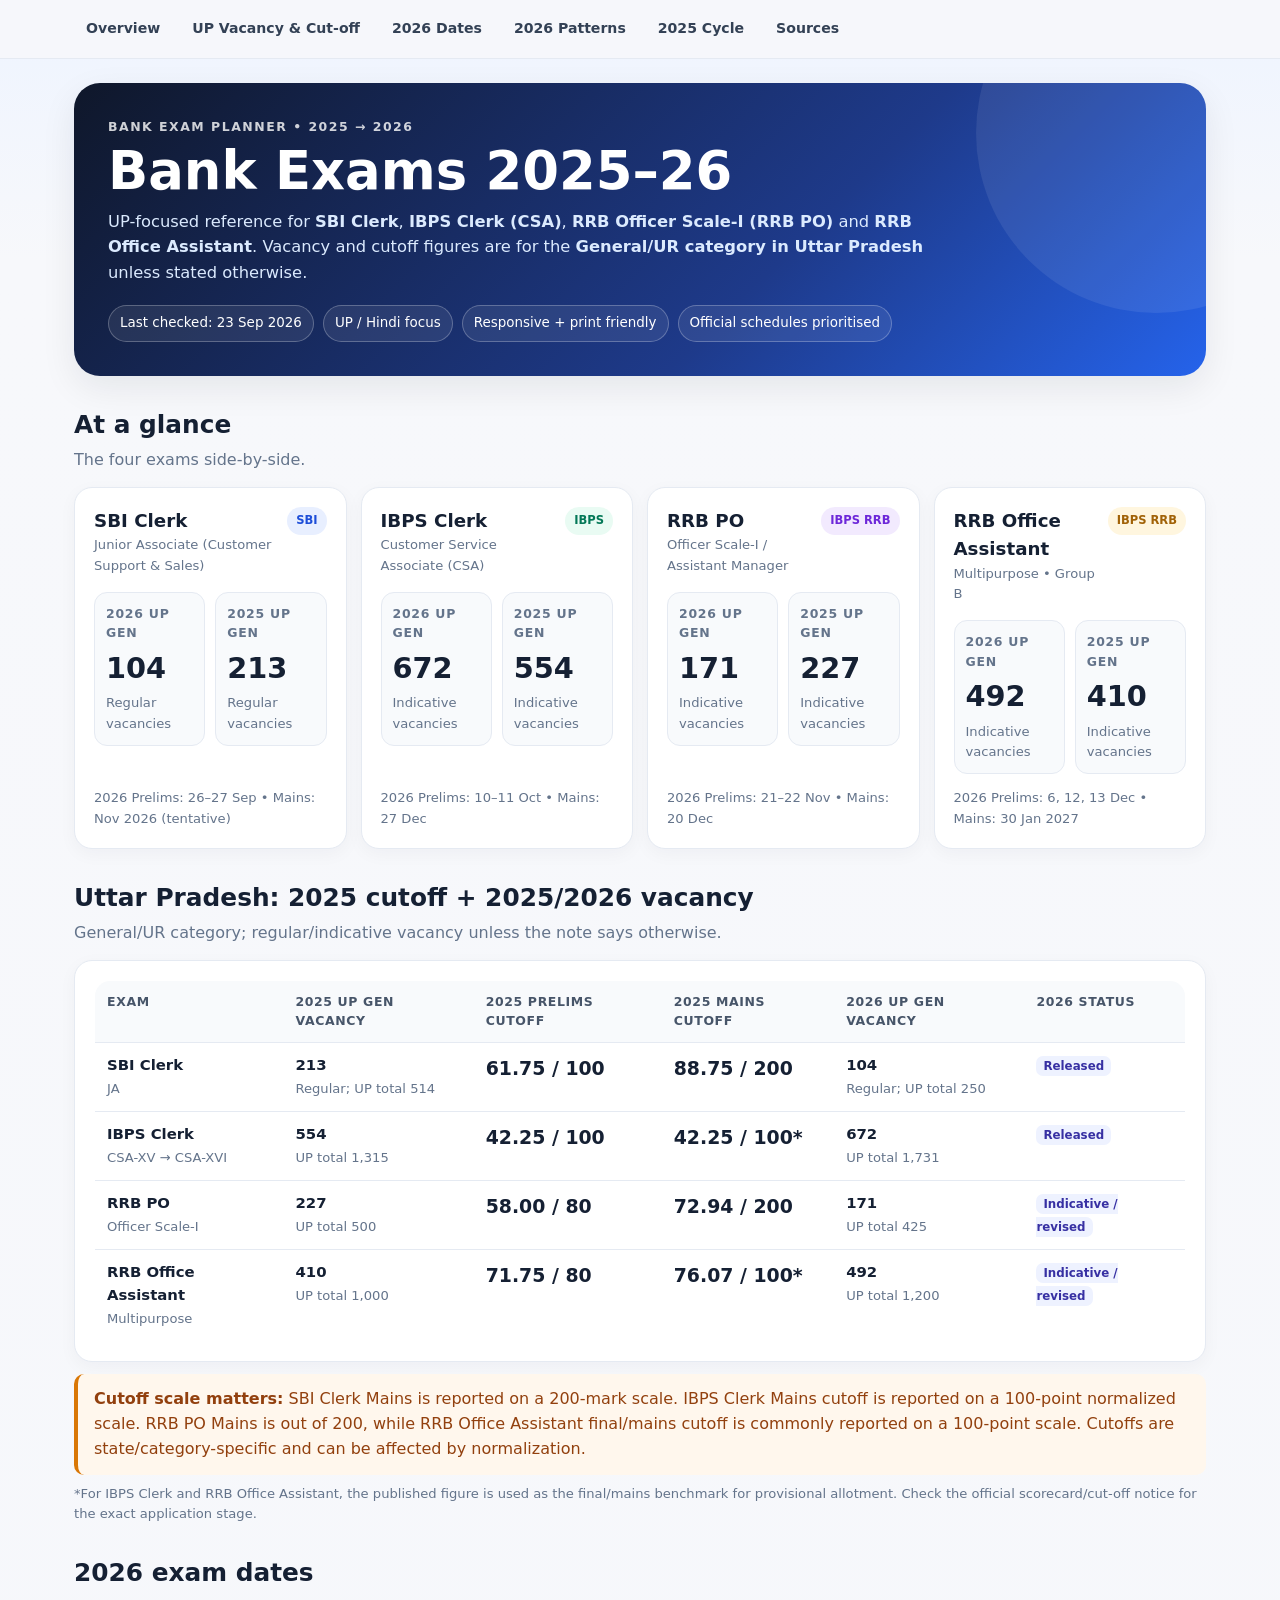
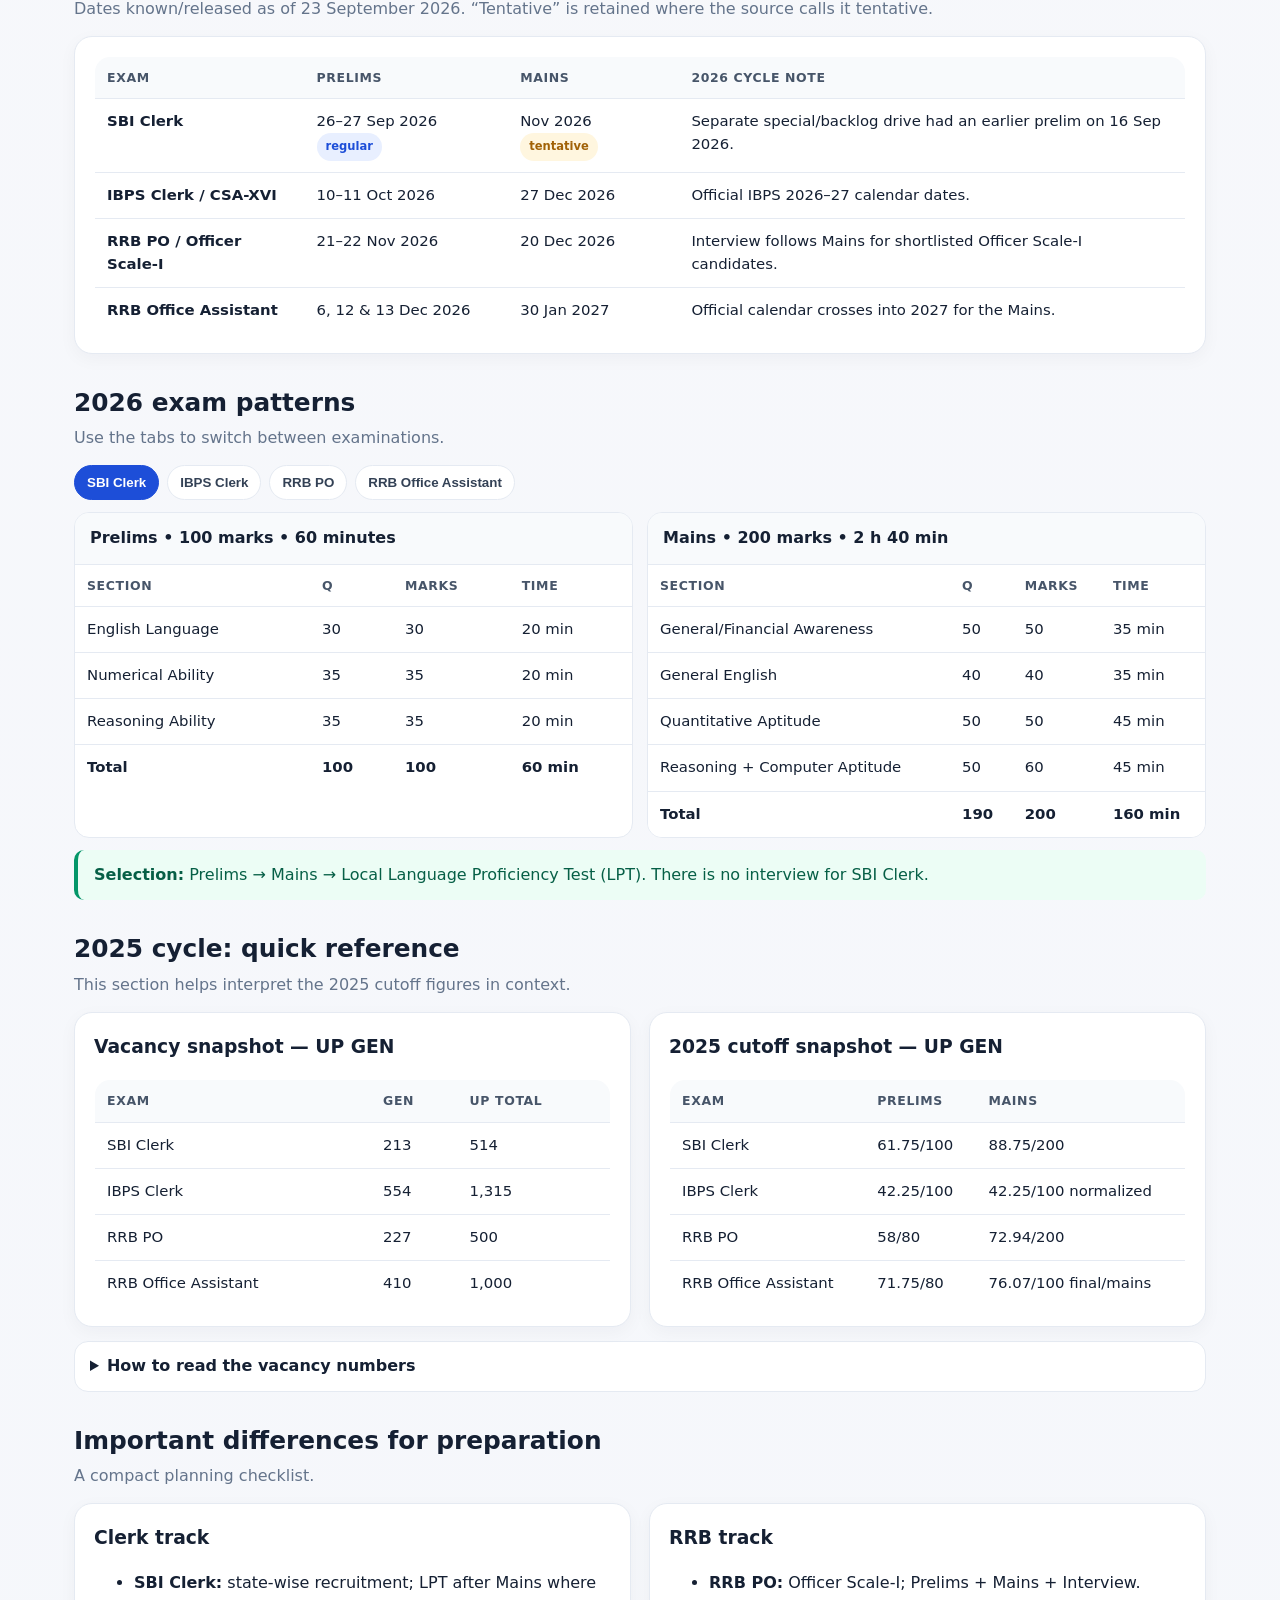
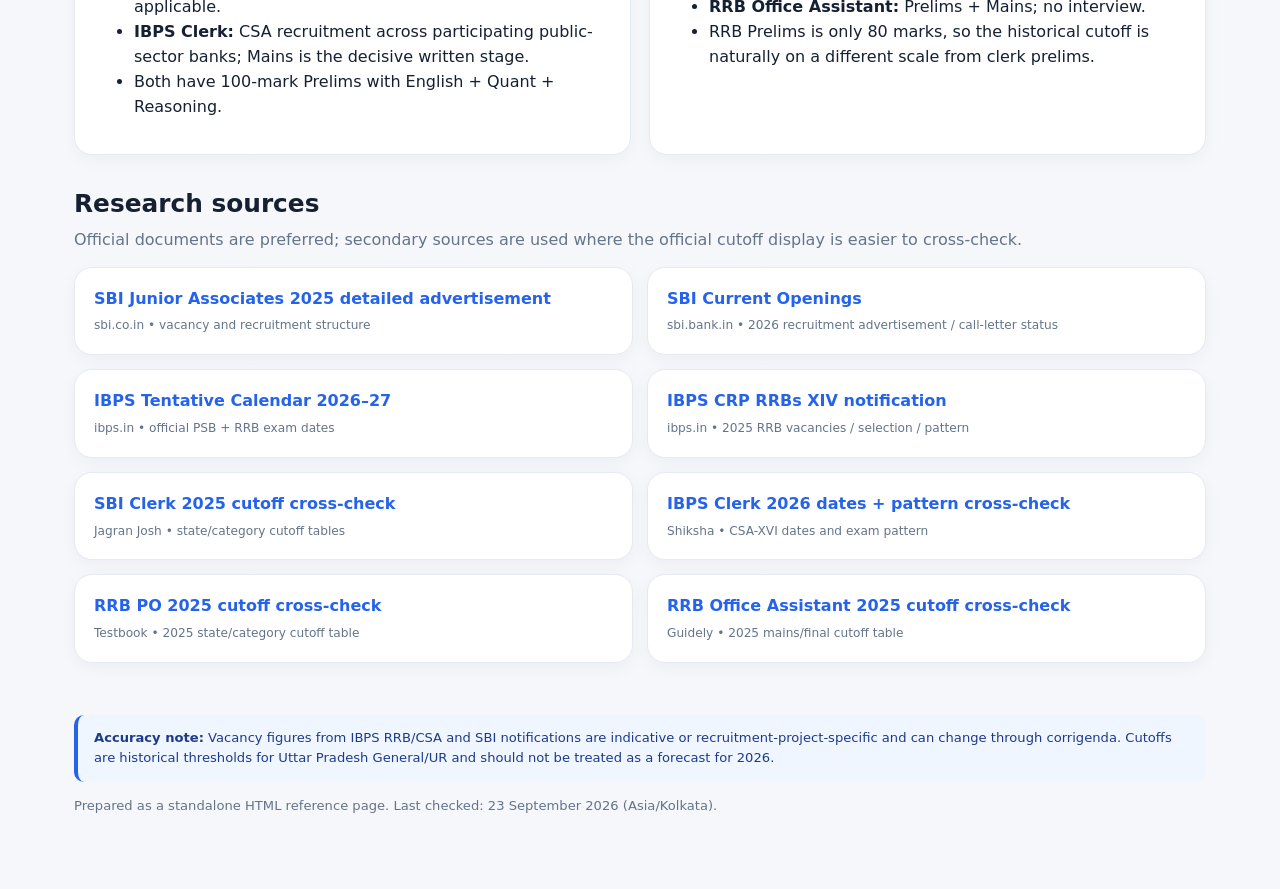
<file: bank_exams_2025_2026_up.html>
<!DOCTYPE html>
<html lang="en">
<head>
<meta charset="utf-8">
<meta name="viewport" content="width=device-width, initial-scale=1">
<meta name="color-scheme" content="light dark">
<title>Bank Exams 2025–26 | Uttar Pradesh Focus</title>
<style>
  :root{
    --bg:#f5f7fb; --panel:#ffffff; --ink:#152033; --muted:#64748b; --line:#e5eaf2;
    --blue:#2563eb; --blue2:#1d4ed8; --green:#059669; --amber:#d97706;
    --purple:#7c3aed; --red:#dc2626; --shadow:0 12px 35px rgba(15,23,42,.08);
    --radius:18px; --max:1180px;
  }
  *{box-sizing:border-box}
  html{scroll-behavior:smooth}
  body{
    margin:0; font-family:Inter,ui-sans-serif,system-ui,-apple-system,BlinkMacSystemFont,"Segoe UI",sans-serif;
    background:linear-gradient(180deg,#eef4ff 0,#f7f8fb 260px,var(--bg) 100%);
    color:var(--ink); line-height:1.55;
  }
  a{color:var(--blue);text-decoration:none}
  a:hover{text-decoration:underline}
  .wrap{max-width:var(--max);margin:auto;padding:24px}
  .hero{
    background:linear-gradient(135deg,#0f172a 0%,#1e3a8a 62%,#2563eb 100%);
    color:#fff;border-radius:26px;padding:34px;box-shadow:var(--shadow);overflow:hidden;position:relative;
  }
  .hero:after{content:"";position:absolute;width:360px;height:360px;border-radius:50%;background:rgba(255,255,255,.08);right:-130px;top:-130px}
  .eyebrow{font-size:.78rem;text-transform:uppercase;letter-spacing:.12em;font-weight:800;opacity:.8}
  h1{margin:.35rem 0 .65rem;font-size:clamp(2rem,5vw,3.3rem);line-height:1.08}
  .hero p{max-width:820px;margin:0;color:#dbeafe;font-size:1.02rem}
  .chips{display:flex;flex-wrap:wrap;gap:9px;margin-top:20px}
  .chip{padding:7px 11px;border:1px solid rgba(255,255,255,.25);border-radius:999px;background:rgba(255,255,255,.08);font-size:.84rem}
  nav{
    position:sticky;top:0;z-index:50;background:rgba(247,248,251,.9);backdrop-filter:blur(12px);
    border-bottom:1px solid var(--line);
  }
  .navin{max-width:var(--max);margin:auto;padding:10px 24px;display:flex;gap:8px;overflow:auto}
  .navin a{white-space:nowrap;color:#334155;padding:8px 12px;border-radius:999px;font-weight:700;font-size:.88rem}
  .navin a:hover{background:#eaf0ff;text-decoration:none}
  section{margin:30px 0}
  .section-head{display:flex;align-items:end;justify-content:space-between;gap:16px;margin-bottom:14px}
  h2{font-size:1.55rem;margin:0}
  .sub{color:var(--muted);margin:4px 0 0}
  .grid{display:grid;grid-template-columns:repeat(4,1fr);gap:14px}
  .grid2{display:grid;grid-template-columns:repeat(2,1fr);gap:18px}
  .card{
    background:var(--panel);border:1px solid var(--line);border-radius:var(--radius);padding:19px;box-shadow:0 5px 18px rgba(15,23,42,.04)
  }
  .kpi{font-size:1.8rem;font-weight:900;margin:3px 0}
  .label{font-size:.78rem;color:var(--muted);text-transform:uppercase;letter-spacing:.06em;font-weight:800}
  .tiny{font-size:.82rem;color:var(--muted)}
  .exam-card{display:flex;flex-direction:column;min-height:230px}
  .exam-top{display:flex;align-items:flex-start;justify-content:space-between;gap:10px}
  .exam-name{font-weight:900;font-size:1.14rem}
  .badge{display:inline-flex;align-items:center;gap:6px;border-radius:999px;padding:5px 9px;font-size:.72rem;font-weight:800;white-space:nowrap}
  .b-blue{background:#e8efff;color:#1d4ed8}.b-green{background:#e9fbf3;color:#047857}.b-amber{background:#fff6df;color:#a16207}.b-purple{background:#f2eafe;color:#6d28d9}
  .metrics{display:grid;grid-template-columns:1fr 1fr;gap:10px;margin-top:16px}
  .metric{background:#f8fafc;border:1px solid var(--line);border-radius:13px;padding:11px}
  .bar{height:9px;background:#e8edf5;border-radius:999px;overflow:hidden;margin-top:8px}
  .bar i{display:block;height:100%;background:linear-gradient(90deg,#2563eb,#60a5fa)}
  table{width:100%;border-collapse:collapse;background:var(--panel);border:1px solid var(--line);border-radius:16px;overflow:hidden}
  th,td{padding:11px 12px;border-bottom:1px solid var(--line);text-align:left;vertical-align:top}
  th{font-size:.78rem;text-transform:uppercase;letter-spacing:.05em;color:#475569;background:#f8fafc}
  td{font-size:.93rem}
  tr:last-child td{border-bottom:0}
  .cutoff{font-weight:900;font-size:1.18rem}
  .pill{font-size:.74rem;padding:3px 7px;border-radius:7px;background:#eef2ff;color:#3730a3;font-weight:800}
  .note{
    border-left:4px solid var(--blue);background:#eff6ff;padding:13px 16px;border-radius:10px;color:#1e3a8a;
  }
  .warn{border-left-color:var(--amber);background:#fff7ed;color:#92400e}
  .success{border-left-color:var(--green);background:#ecfdf5;color:#065f46}
  .tabs{display:flex;flex-wrap:wrap;gap:8px;margin-bottom:12px}
  .tab{border:1px solid var(--line);background:var(--panel);color:#334155;padding:9px 12px;border-radius:999px;font-weight:800;cursor:pointer}
  .tab.active{background:#1d4ed8;color:#fff;border-color:#1d4ed8}
  .tabpanel{display:none}.tabpanel.active{display:block}
  .pattern-grid{display:grid;grid-template-columns:repeat(2,1fr);gap:14px}
  .stage{border:1px solid var(--line);border-radius:15px;overflow:hidden;background:var(--panel)}
  .stage-head{padding:13px 15px;background:#f8fafc;font-weight:900;border-bottom:1px solid var(--line)}
  .stage-body{padding:0}
  .stage table{border:0;border-radius:0}
  .stage th{background:#fff}
  .sources{display:grid;grid-template-columns:repeat(2,1fr);gap:14px}
  .source a{font-weight:800}
  .source .domain{font-size:.76rem;color:var(--muted);margin-top:5px}
  footer{padding:22px 0 36px;color:var(--muted);font-size:.82rem}
  .toolbar{display:flex;flex-wrap:wrap;gap:10px;margin:12px 0}
  .search{
    flex:1;min-width:230px;padding:11px 13px;border:1px solid var(--line);border-radius:12px;background:var(--panel);color:var(--ink)
  }
  .select{padding:11px 13px;border:1px solid var(--line);border-radius:12px;background:var(--panel);color:var(--ink)}
  details{background:var(--panel);border:1px solid var(--line);border-radius:14px;padding:12px 15px}
  summary{cursor:pointer;font-weight:900}
  .legend{display:flex;flex-wrap:wrap;gap:9px;color:var(--muted);font-size:.8rem}
  .dot{width:8px;height:8px;border-radius:50%;display:inline-block;margin-right:5px}
  .d-blue{background:#2563eb}.d-green{background:#059669}.d-amber{background:#d97706}
  @media(max-width:980px){.grid{grid-template-columns:repeat(2,1fr)}.pattern-grid,.sources{grid-template-columns:1fr}}
  @media(max-width:650px){
    .wrap{padding:15px}.hero{padding:25px 20px;border-radius:20px}.grid,.grid2{grid-template-columns:1fr}
    h1{font-size:2rem}.navin{padding:9px 15px}
    th,td{padding:9px 8px;font-size:.83rem}.kpi{font-size:1.55rem}
  }
  @media(prefers-color-scheme:dark){
    :root{--bg:#0b1220;--panel:#101827;--ink:#e5e7eb;--muted:#94a3b8;--line:#243145;--shadow:0 12px 35px rgba(0,0,0,.25)}
    body{background:linear-gradient(180deg,#0e1b38 0,#0b1220 280px)}
    nav{background:rgba(11,18,32,.88)} .navin a{color:#cbd5e1}.navin a:hover{background:#17233b}
    th{background:#111c2d;color:#b8c4d5}.metric{background:#0d1625}.stage-head{background:#111c2d}.stage th{background:#101827}
    .note{background:#0b203c;color:#bfdbfe}.warn{background:#261a08;color:#fed7aa}.success{background:#09251c;color:#a7f3d0}
    .tab{color:#dbeafe}
  }
  @media print{
    nav,.toolbar,.tabs{display:none!important}.hero{box-shadow:none}.card,table{box-shadow:none}
    body{background:#fff}.wrap{max-width:none}
  }
</style>
</head>
<body>
<nav><div class="navin">
  <a href="#overview">Overview</a><a href="#up">UP Vacancy & Cut-off</a><a href="#dates">2026 Dates</a>
  <a href="#patterns">2026 Patterns</a><a href="#cycle25">2025 Cycle</a><a href="#sources">Sources</a>
</div></nav>

<div class="wrap">
<header class="hero">
  <div class="eyebrow">Bank Exam Planner • 2025 → 2026</div>
  <h1>Bank Exams 2025–26</h1>
  <p>UP-focused reference for <b>SBI Clerk</b>, <b>IBPS Clerk (CSA)</b>, <b>RRB Officer Scale-I (RRB PO)</b> and <b>RRB Office Assistant</b>. Vacancy and cutoff figures are for the <b>General/UR category in Uttar Pradesh</b> unless stated otherwise.</p>
  <div class="chips">
    <span class="chip">Last checked: 23 Sep 2026</span>
    <span class="chip">UP / Hindi focus</span>
    <span class="chip">Responsive + print friendly</span>
    <span class="chip">Official schedules prioritised</span>
  </div>
</header>

<section id="overview">
  <div class="section-head"><div><h2>At a glance</h2><p class="sub">The four exams side-by-side.</p></div></div>
  <div class="grid">
    <div class="card exam-card">
      <div class="exam-top"><div><div class="exam-name">SBI Clerk</div><div class="tiny">Junior Associate (Customer Support & Sales)</div></div><span class="badge b-blue">SBI</span></div>
      <div class="metrics">
        <div class="metric"><div class="label">2026 UP GEN</div><div class="kpi">104</div><div class="tiny">Regular vacancies</div></div>
        <div class="metric"><div class="label">2025 UP GEN</div><div class="kpi">213</div><div class="tiny">Regular vacancies</div></div>
      </div>
      <div class="tiny" style="margin-top:auto;padding-top:14px">2026 Prelims: 26–27 Sep • Mains: Nov 2026 (tentative)</div>
    </div>
    <div class="card exam-card">
      <div class="exam-top"><div><div class="exam-name">IBPS Clerk</div><div class="tiny">Customer Service Associate (CSA)</div></div><span class="badge b-green">IBPS</span></div>
      <div class="metrics">
        <div class="metric"><div class="label">2026 UP GEN</div><div class="kpi">672</div><div class="tiny">Indicative vacancies</div></div>
        <div class="metric"><div class="label">2025 UP GEN</div><div class="kpi">554</div><div class="tiny">Indicative vacancies</div></div>
      </div>
      <div class="tiny" style="margin-top:auto;padding-top:14px">2026 Prelims: 10–11 Oct • Mains: 27 Dec</div>
    </div>
    <div class="card exam-card">
      <div class="exam-top"><div><div class="exam-name">RRB PO</div><div class="tiny">Officer Scale-I / Assistant Manager</div></div><span class="badge b-purple">IBPS RRB</span></div>
      <div class="metrics">
        <div class="metric"><div class="label">2026 UP GEN</div><div class="kpi">171</div><div class="tiny">Indicative vacancies</div></div>
        <div class="metric"><div class="label">2025 UP GEN</div><div class="kpi">227</div><div class="tiny">Indicative vacancies</div></div>
      </div>
      <div class="tiny" style="margin-top:auto;padding-top:14px">2026 Prelims: 21–22 Nov • Mains: 20 Dec</div>
    </div>
    <div class="card exam-card">
      <div class="exam-top"><div><div class="exam-name">RRB Office Assistant</div><div class="tiny">Multipurpose • Group B</div></div><span class="badge b-amber">IBPS RRB</span></div>
      <div class="metrics">
        <div class="metric"><div class="label">2026 UP GEN</div><div class="kpi">492</div><div class="tiny">Indicative vacancies</div></div>
        <div class="metric"><div class="label">2025 UP GEN</div><div class="kpi">410</div><div class="tiny">Indicative vacancies</div></div>
      </div>
      <div class="tiny" style="margin-top:auto;padding-top:14px">2026 Prelims: 6, 12, 13 Dec • Mains: 30 Jan 2027</div>
    </div>
  </div>
</section>

<section id="up">
  <div class="section-head">
    <div><h2>Uttar Pradesh: 2025 cutoff + 2025/2026 vacancy</h2><p class="sub">General/UR category; regular/indicative vacancy unless the note says otherwise.</p></div>
  </div>
  <div class="card" style="overflow:auto">
    <table>
      <thead><tr><th>Exam</th><th>2025 UP GEN vacancy</th><th>2025 Prelims cutoff</th><th>2025 Mains cutoff</th><th>2026 UP GEN vacancy</th><th>2026 status</th></tr></thead>
      <tbody>
        <tr><td><b>SBI Clerk</b><br><span class="tiny">JA</span></td><td><b>213</b><br><span class="tiny">Regular; UP total 514</span></td><td><span class="cutoff">61.75 / 100</span></td><td><span class="cutoff">88.75 / 200</span></td><td><b>104</b><br><span class="tiny">Regular; UP total 250</span></td><td><span class="pill">Released</span></td></tr>
        <tr><td><b>IBPS Clerk</b><br><span class="tiny">CSA-XV → CSA-XVI</span></td><td><b>554</b><br><span class="tiny">UP total 1,315</span></td><td><span class="cutoff">42.25 / 100</span></td><td><span class="cutoff">42.25 / 100*</span></td><td><b>672</b><br><span class="tiny">UP total 1,731</span></td><td><span class="pill">Released</span></td></tr>
        <tr><td><b>RRB PO</b><br><span class="tiny">Officer Scale-I</span></td><td><b>227</b><br><span class="tiny">UP total 500</span></td><td><span class="cutoff">58.00 / 80</span></td><td><span class="cutoff">72.94 / 200</span></td><td><b>171</b><br><span class="tiny">UP total 425</span></td><td><span class="pill">Indicative / revised</span></td></tr>
        <tr><td><b>RRB Office Assistant</b><br><span class="tiny">Multipurpose</span></td><td><b>410</b><br><span class="tiny">UP total 1,000</span></td><td><span class="cutoff">71.75 / 80</span></td><td><span class="cutoff">76.07 / 100*</span></td><td><b>492</b><br><span class="tiny">UP total 1,200</span></td><td><span class="pill">Indicative / revised</span></td></tr>
      </tbody>
    </table>
  </div>
  <div class="note warn" style="margin-top:12px">
    <b>Cutoff scale matters:</b> SBI Clerk Mains is reported on a 200-mark scale. IBPS Clerk Mains cutoff is reported on a 100-point normalized scale. RRB PO Mains is out of 200, while RRB Office Assistant final/mains cutoff is commonly reported on a 100-point scale. Cutoffs are state/category-specific and can be affected by normalization.
  </div>
  <div class="tiny" style="margin-top:9px">*For IBPS Clerk and RRB Office Assistant, the published figure is used as the final/mains benchmark for provisional allotment. Check the official scorecard/cut-off notice for the exact application stage.</div>
</section>

<section id="dates">
  <div class="section-head"><div><h2>2026 exam dates</h2><p class="sub">Dates known/released as of 23 September 2026. “Tentative” is retained where the source calls it tentative.</p></div></div>
  <div class="card" style="overflow:auto">
    <table>
      <thead><tr><th>Exam</th><th>Prelims</th><th>Mains</th><th>2026 cycle note</th></tr></thead>
      <tbody>
        <tr><td><b>SBI Clerk</b></td><td>26–27 Sep 2026 <span class="badge b-blue">regular</span></td><td>Nov 2026 <span class="badge b-amber">tentative</span></td><td>Separate special/backlog drive had an earlier prelim on 16 Sep 2026.</td></tr>
        <tr><td><b>IBPS Clerk / CSA-XVI</b></td><td>10–11 Oct 2026</td><td>27 Dec 2026</td><td>Official IBPS 2026–27 calendar dates.</td></tr>
        <tr><td><b>RRB PO / Officer Scale-I</b></td><td>21–22 Nov 2026</td><td>20 Dec 2026</td><td>Interview follows Mains for shortlisted Officer Scale-I candidates.</td></tr>
        <tr><td><b>RRB Office Assistant</b></td><td>6, 12 & 13 Dec 2026</td><td>30 Jan 2027</td><td>Official calendar crosses into 2027 for the Mains.</td></tr>
      </tbody>
    </table>
  </div>
</section>

<section id="patterns">
  <div class="section-head"><div><h2>2026 exam patterns</h2><p class="sub">Use the tabs to switch between examinations.</p></div></div>
  <div class="tabs" role="tablist">
    <button class="tab active" data-tab="sbi">SBI Clerk</button>
    <button class="tab" data-tab="ibps">IBPS Clerk</button>
    <button class="tab" data-tab="rrbpo">RRB PO</button>
    <button class="tab" data-tab="rrboa">RRB Office Assistant</button>
  </div>

  <div class="tabpanel active" id="tab-sbi">
    <div class="pattern-grid">
      <div class="stage">
        <div class="stage-head">Prelims • 100 marks • 60 minutes</div>
        <div class="stage-body"><table><tr><th>Section</th><th>Q</th><th>Marks</th><th>Time</th></tr>
        <tr><td>English Language</td><td>30</td><td>30</td><td>20 min</td></tr>
        <tr><td>Numerical Ability</td><td>35</td><td>35</td><td>20 min</td></tr>
        <tr><td>Reasoning Ability</td><td>35</td><td>35</td><td>20 min</td></tr>
        <tr><td><b>Total</b></td><td><b>100</b></td><td><b>100</b></td><td><b>60 min</b></td></tr></table></div>
      </div>
      <div class="stage">
        <div class="stage-head">Mains • 200 marks • 2 h 40 min</div>
        <div class="stage-body"><table><tr><th>Section</th><th>Q</th><th>Marks</th><th>Time</th></tr>
        <tr><td>General/Financial Awareness</td><td>50</td><td>50</td><td>35 min</td></tr>
        <tr><td>General English</td><td>40</td><td>40</td><td>35 min</td></tr>
        <tr><td>Quantitative Aptitude</td><td>50</td><td>50</td><td>45 min</td></tr>
        <tr><td>Reasoning + Computer Aptitude</td><td>50</td><td>60</td><td>45 min</td></tr>
        <tr><td><b>Total</b></td><td><b>190</b></td><td><b>200</b></td><td><b>160 min</b></td></tr></table></div>
      </div>
    </div>
    <div class="note success" style="margin-top:12px"><b>Selection:</b> Prelims → Mains → Local Language Proficiency Test (LPT). There is no interview for SBI Clerk.</div>
  </div>

  <div class="tabpanel" id="tab-ibps">
    <div class="pattern-grid">
      <div class="stage">
        <div class="stage-head">Prelims • 100 marks • 60 minutes</div>
        <div class="stage-body"><table><tr><th>Section</th><th>Q</th><th>Marks</th><th>Time</th></tr>
        <tr><td>English Language</td><td>30</td><td>30</td><td>20 min</td></tr>
        <tr><td>Numerical Ability</td><td>35</td><td>35</td><td>20 min</td></tr>
        <tr><td>Reasoning Ability</td><td>35</td><td>35</td><td>20 min</td></tr>
        <tr><td><b>Total</b></td><td><b>100</b></td><td><b>100</b></td><td><b>60 min</b></td></tr></table></div>
      </div>
      <div class="stage">
        <div class="stage-head">Mains • 200 marks • 2 hours</div>
        <div class="stage-body"><table><tr><th>Section</th><th>Q</th><th>Marks</th><th>Time</th></tr>
        <tr><td>Reasoning Ability + Computer Aptitude</td><td>40</td><td>60</td><td>35 min</td></tr>
        <tr><td>English Language</td><td>40</td><td>40</td><td>35 min</td></tr>
        <tr><td>Quantitative Aptitude</td><td>35</td><td>50</td><td>30 min</td></tr>
        <tr><td>General/Financial Awareness</td><td>40</td><td>50</td><td>20 min</td></tr>
        <tr><td><b>Total</b></td><td><b>155</b></td><td><b>200</b></td><td><b>120 min</b></td></tr></table></div>
      </div>
    </div>
    <div class="note success" style="margin-top:12px"><b>Selection:</b> Prelims → Mains → provisional allotment. No interview for CSA/Clerk.</div>
  </div>

  <div class="tabpanel" id="tab-rrbpo">
    <div class="pattern-grid">
      <div class="stage">
        <div class="stage-head">Prelims • 80 marks • 45 minutes</div>
        <div class="stage-body"><table><tr><th>Section</th><th>Q</th><th>Marks</th><th>Time</th></tr>
        <tr><td>Reasoning</td><td>40</td><td>40</td><td>25 min</td></tr>
        <tr><td>Quantitative Aptitude</td><td>40</td><td>40</td><td>20 min</td></tr>
        <tr><td><b>Total</b></td><td><b>80</b></td><td><b>80</b></td><td><b>45 min</b></td></tr></table></div>
      </div>
      <div class="stage">
        <div class="stage-head">Mains • 200 marks • 120 minutes</div>
        <div class="stage-body"><table><tr><th>Section</th><th>Q</th><th>Marks</th></tr>
        <tr><td>Reasoning</td><td>40</td><td>50</td></tr>
        <tr><td>Computer Knowledge</td><td>40</td><td>20</td></tr>
        <tr><td>General Awareness</td><td>40</td><td>40</td></tr>
        <tr><td>English Language <i>or</i> Hindi Language</td><td>40</td><td>40</td></tr>
        <tr><td>Quantitative Aptitude</td><td>40</td><td>50</td></tr>
        <tr><td><b>Total</b></td><td><b>200</b></td><td><b>200</b></td></tr></table></div>
      </div>
    </div>
    <div class="note warn" style="margin-top:12px"><b>Selection:</b> Prelims → Mains → Common Interview → provisional allotment. Final merit uses Mains + Interview as prescribed by IBPS.</div>
  </div>

  <div class="tabpanel" id="tab-rrboa">
    <div class="pattern-grid">
      <div class="stage">
        <div class="stage-head">Prelims • 80 marks • 45 minutes</div>
        <div class="stage-body"><table><tr><th>Section</th><th>Q</th><th>Marks</th><th>Time</th></tr>
        <tr><td>Reasoning</td><td>40</td><td>40</td><td>25 min</td></tr>
        <tr><td>Numerical Ability</td><td>40</td><td>40</td><td>20 min</td></tr>
        <tr><td><b>Total</b></td><td><b>80</b></td><td><b>80</b></td><td><b>45 min</b></td></tr></table></div>
      </div>
      <div class="stage">
        <div class="stage-head">Mains • 200 marks • 120 minutes</div>
        <div class="stage-body"><table><tr><th>Section</th><th>Q</th><th>Marks</th><th>Time</th></tr>
        <tr><td>Reasoning</td><td>40</td><td>50</td><td>30 min</td></tr>
        <tr><td>Computer Knowledge</td><td>40</td><td>20</td><td>15 min</td></tr>
        <tr><td>General Awareness</td><td>40</td><td>40</td><td>15 min</td></tr>
        <tr><td>English <i>or</i> Hindi Language</td><td>40</td><td>40</td><td>30 min</td></tr>
        <tr><td>Numerical Ability</td><td>40</td><td>50</td><td>30 min</td></tr>
        <tr><td><b>Total</b></td><td><b>200</b></td><td><b>200</b></td><td><b>120 min</b></td></tr></table></div>
      </div>
    </div>
    <div class="note success" style="margin-top:12px"><b>Selection:</b> Prelims → Mains → provisional allotment. No interview for Office Assistant.</div>
  </div>
</section>

<section id="cycle25">
  <div class="section-head"><div><h2>2025 cycle: quick reference</h2><p class="sub">This section helps interpret the 2025 cutoff figures in context.</p></div></div>
  <div class="grid2">
    <div class="card">
      <h3 style="margin-top:0">Vacancy snapshot — UP GEN</h3>
      <table><tr><th>Exam</th><th>GEN</th><th>UP total</th></tr>
        <tr><td>SBI Clerk</td><td>213</td><td>514</td></tr>
        <tr><td>IBPS Clerk</td><td>554</td><td>1,315</td></tr>
        <tr><td>RRB PO</td><td>227</td><td>500</td></tr>
        <tr><td>RRB Office Assistant</td><td>410</td><td>1,000</td></tr>
      </table>
    </div>
    <div class="card">
      <h3 style="margin-top:0">2025 cutoff snapshot — UP GEN</h3>
      <table><tr><th>Exam</th><th>Prelims</th><th>Mains</th></tr>
        <tr><td>SBI Clerk</td><td>61.75/100</td><td>88.75/200</td></tr>
        <tr><td>IBPS Clerk</td><td>42.25/100</td><td>42.25/100 normalized</td></tr>
        <tr><td>RRB PO</td><td>58/80</td><td>72.94/200</td></tr>
        <tr><td>RRB Office Assistant</td><td>71.75/80</td><td>76.07/100 final/mains</td></tr>
      </table>
    </div>
  </div>
  <details style="margin-top:14px">
    <summary>How to read the vacancy numbers</summary>
    <p class="tiny" style="margin-bottom:0">For SBI, the table uses regular GEN seats in Uttar Pradesh; backlog seats are separate. For IBPS and RRB, vacancy tables are indicative and can be revised based on participating-bank reporting. Therefore, use 2026 figures as the latest published position, not as a guarantee of final allotment numbers.</p>
  </details>
</section>

<section>
  <div class="section-head"><div><h2>Important differences for preparation</h2><p class="sub">A compact planning checklist.</p></div></div>
  <div class="grid2">
    <div class="card">
      <h3 style="margin-top:0">Clerk track</h3>
      <ul>
        <li><b>SBI Clerk:</b> state-wise recruitment; LPT after Mains where applicable.</li>
        <li><b>IBPS Clerk:</b> CSA recruitment across participating public-sector banks; Mains is the decisive written stage.</li>
        <li>Both have 100-mark Prelims with English + Quant + Reasoning.</li>
      </ul>
    </div>
    <div class="card">
      <h3 style="margin-top:0">RRB track</h3>
      <ul>
        <li><b>RRB PO:</b> Officer Scale-I; Prelims + Mains + Interview.</li>
        <li><b>RRB Office Assistant:</b> Prelims + Mains; no interview.</li>
        <li>RRB Prelims is only 80 marks, so the historical cutoff is naturally on a different scale from clerk prelims.</li>
      </ul>
    </div>
  </div>
</section>

<section id="sources">
  <div class="section-head"><div><h2>Research sources</h2><p class="sub">Official documents are preferred; secondary sources are used where the official cutoff display is easier to cross-check.</p></div></div>
  <div class="sources">
    <div class="card source">
      <a href="https://sbi.co.in/documents/77530/52947104/JA%2B2025%2B-Detailed%2BAdvt.pdf/8f7ff18f-1972-21c8-9212-5a8cf85a7099?t=1754398573326" target="_blank" rel="noopener">SBI Junior Associates 2025 detailed advertisement</a>
      <div class="domain">sbi.co.in • vacancy and recruitment structure</div>
    </div>
    <div class="card source">
      <a href="https://sbi.bank.in/web/careers/Current-openings" target="_blank" rel="noopener">SBI Current Openings</a>
      <div class="domain">sbi.bank.in • 2026 recruitment advertisement / call-letter status</div>
    </div>
    <div class="card source">
      <a href="https://www.ibps.in/wp-content/uploads/IBPS_CALENDAR_2026-27_final.pdf" target="_blank" rel="noopener">IBPS Tentative Calendar 2026–27</a>
      <div class="domain">ibps.in • official PSB + RRB exam dates</div>
    </div>
    <div class="card source">
      <a href="https://www.ibps.in/wp-content/uploads/CRP-RRBs-XIV_Final_AD-19.9.25.pdf" target="_blank" rel="noopener">IBPS CRP RRBs XIV notification</a>
      <div class="domain">ibps.in • 2025 RRB vacancies / selection / pattern</div>
    </div>
    <div class="card source">
      <a href="https://www.jagranjosh.com/articles/sbi-clerk-mains-cut-off-2025-check-category-wise-state-wise-qualifying-marks-1746014524-1" target="_blank" rel="noopener">SBI Clerk 2025 cutoff cross-check</a>
      <div class="domain">Jagran Josh • state/category cutoff tables</div>
    </div>
    <div class="card source">
      <a href="https://www.shiksha.com/exams/ibps-clerk-exam" target="_blank" rel="noopener">IBPS Clerk 2026 dates + pattern cross-check</a>
      <div class="domain">Shiksha • CSA-XVI dates and exam pattern</div>
    </div>
    <div class="card source">
      <a href="https://testbook.com/ibps-rrb-po/cut-off" target="_blank" rel="noopener">RRB PO 2025 cutoff cross-check</a>
      <div class="domain">Testbook • 2025 state/category cutoff table</div>
    </div>
    <div class="card source">
      <a href="https://guidely.in/exams/bank-insurance/ibps-rrb-clerk-cut-off" target="_blank" rel="noopener">RRB Office Assistant 2025 cutoff cross-check</a>
      <div class="domain">Guidely • 2025 mains/final cutoff table</div>
    </div>
  </div>
</section>

<footer>
  <div class="note">
    <b>Accuracy note:</b> Vacancy figures from IBPS RRB/CSA and SBI notifications are indicative or recruitment-project-specific and can change through corrigenda. Cutoffs are historical thresholds for Uttar Pradesh General/UR and should not be treated as a forecast for 2026.
  </div>
  <p style="margin-top:14px">Prepared as a standalone HTML reference page. Last checked: 23 September 2026 (Asia/Kolkata).</p>
</footer>
</div>

<script>
  document.querySelectorAll('.tab').forEach(btn=>{
    btn.addEventListener('click',()=>{
      document.querySelectorAll('.tab').forEach(b=>b.classList.remove('active'));
      document.querySelectorAll('.tabpanel').forEach(p=>p.classList.remove('active'));
      btn.classList.add('active');
      document.getElementById('tab-'+btn.dataset.tab).classList.add('active');
    });
  });
</script>
</body>
</html>
</file>
